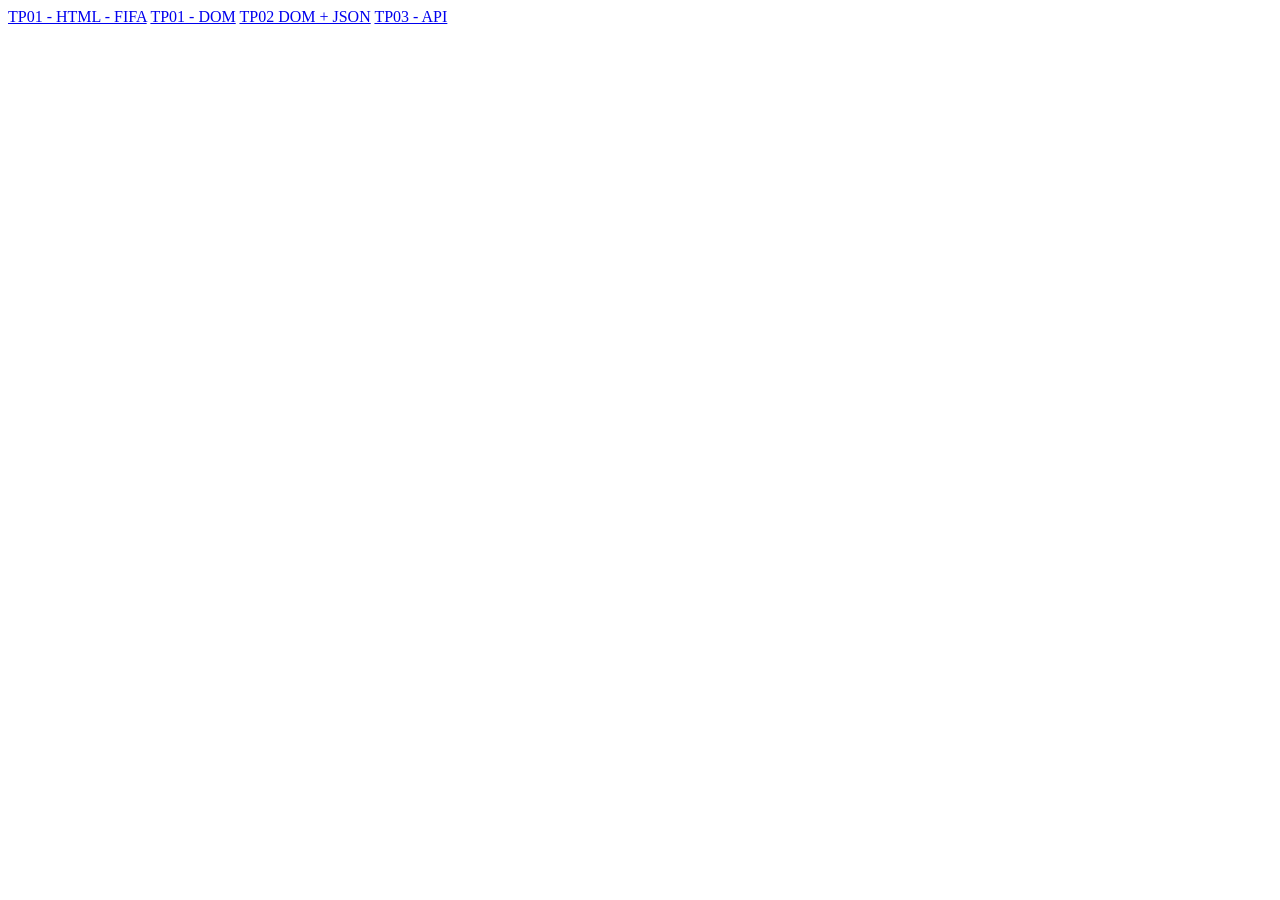
<file: index.html>
<!DOCTYPE html>
<html lang="en">
<head>
</head>
<body>
    <a href="FIFA/">TP01 - HTML - FIFA</a>
    <a href="TP1-DOM/sof/HTML/">TP01 - DOM</a>
    <a href="TP2-DOM+JSON/HTML/">TP02 DOM + JSON</a>
    <a href="TP3-API/HTML/">TP03 - API</a>
   
</body>
</html>
</file>
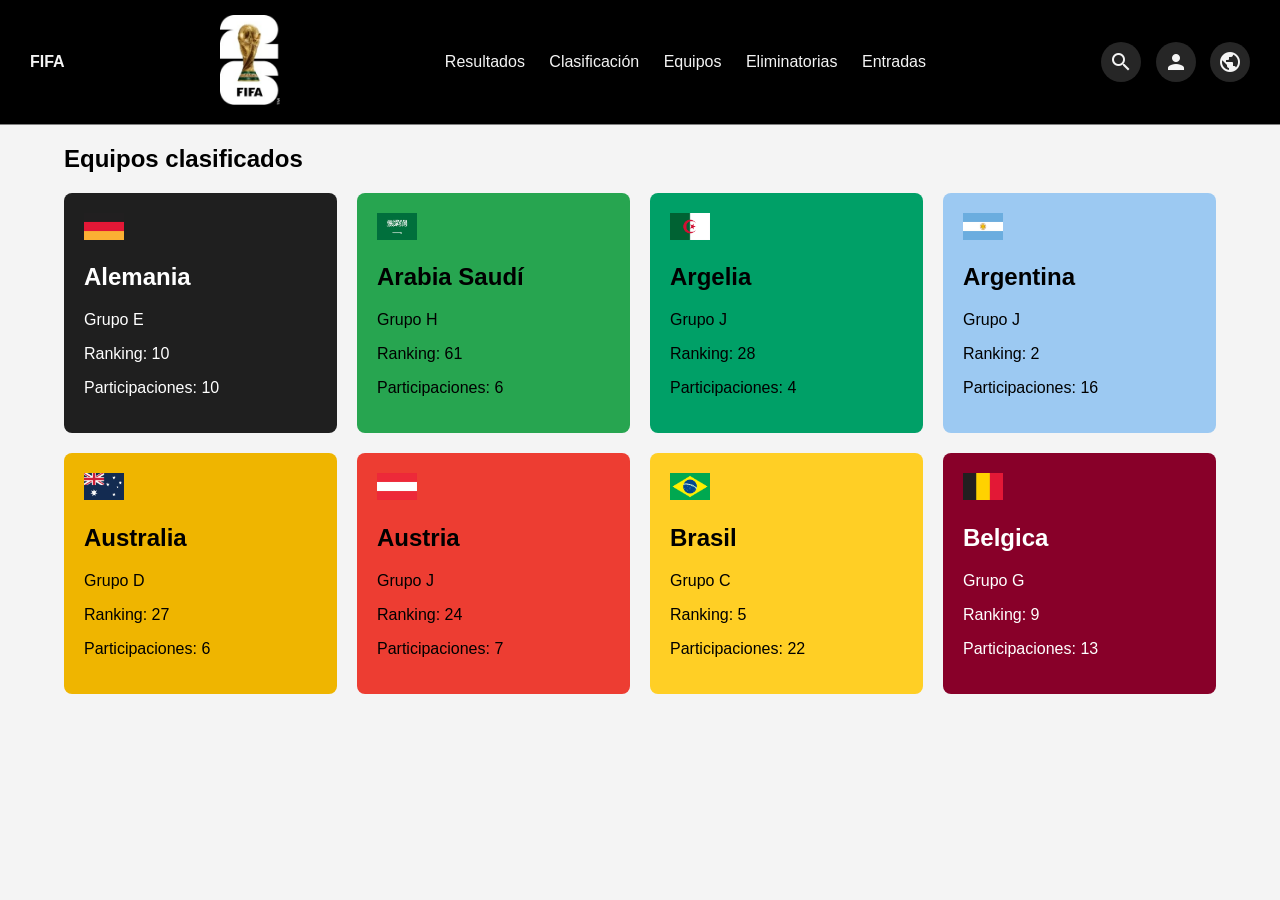
<file: FIFA/index.html>
<!DOCTYPE html>
<html lang="es">
<head>
    <meta charset="UTF-8">
    <meta name="viewport" content="width=device-width, initial-scale=1.0">
    

    
    <link href="https://fonts.googleapis.com/icon?family=Material+Icons" rel="stylesheet">

    <link rel="stylesheet" href="CSS/style.css">
    <title>FIFA</title>
</head>

<body>

<header>
    
    <div class="name-pag">FIFA</div>
    <div class="logo">
        <img src="IMG/FIFA-logo.png" alt="logo fifa">    </div>

    <nav>
        <a href="#">Resultados</a>
        <a href="#">Clasificación</a>
        <a href="#">Equipos</a>
        <a href="#">Eliminatorias</a>
        <a href="#">Entradas</a>
        
    </nav>

    <div>
        <span class="material-icons icons-menu">search</span>
        <span class="material-icons icons-menu">person</span>
        <span class="material-icons icons-menu">public</span>
    </div>
</header>

<section class="contenedor">
    <h1>Equipos clasificados</h1>

    <div class="grid">

        <div class="tarjeta alemania">
            <img src="IMG/alemania.png">
            <h2>Alemania</h2>
            <p>Grupo E</p>
            <p>Ranking: 10</p>
            <p>Participaciones: 10</p>
        </div>

        <div class="tarjeta arabia">
            <img src="IMG/arabia.png">
            <h2>Arabia Saudí</h2>
            <p>Grupo H</p>
            <p>Ranking: 61</p>
            <p>Participaciones: 6</p>
        </div>

        <div class="tarjeta argelia">
            <img src="IMG/argelia.png">
            <h2>Argelia</h2>
            <p>Grupo J</p>
            <p>Ranking: 28</p>
            <p>Participaciones: 4</p>
        </div>

        <div class="tarjeta argentina">
            <img src="IMG/argentina.png">
            <h2>Argentina</h2>
            <p>Grupo J</p>
            <p>Ranking: 2</p>
            <p>Participaciones: 16</p>
        </div>

        <div class="tarjeta australia">
            <img src="IMG/australia.png">
            <h2>Australia</h2>
            <p>Grupo D</p>
            <p>Ranking: 27</p>
            <p>Participaciones: 6</p>
        </div>

        <div class="tarjeta austria">
            <img src="IMG/austria.png">
            <h2>Austria</h2>
            <p>Grupo J</p>
            <p>Ranking: 24</p>
            <p>Participaciones: 7</p>
        </div>

        <div class="tarjeta brasil">
            <img src="IMG/brasil.png">
            <h2>Brasil</h2>
            <p>Grupo C</p>
            <p>Ranking: 5</p>
            <p>Participaciones: 22</p>
        </div>

        <div class="tarjeta belgica">
            <img src="IMG/belgica.png">
            <h2>Belgica</h2>
            <p>Grupo G</p>
            <p>Ranking: 9</p>
            <p>Participaciones: 13</p>
        </div>

    </div>
</section>

</body>
</html>
</file>
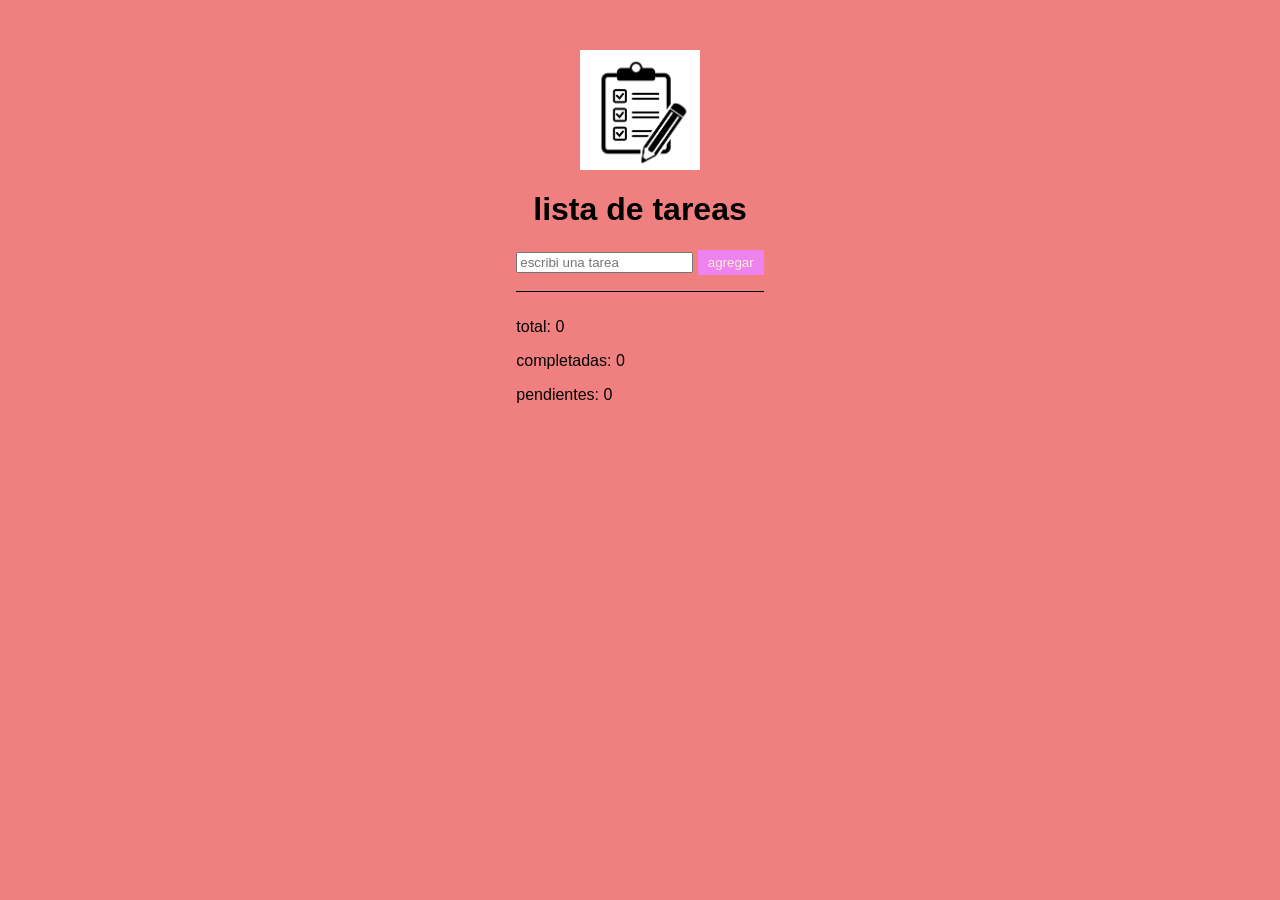
<file: TP2-DOM+JSON/HTML/index.html>
<!DOCTYPE html>
<html lang="en">
<head>
    <meta charset="UTF-8">
    <meta name="viewport" content="width=device-width, initial-scale=1.0">
    <link rel="stylesheet" href="../CSS/style.css">
    <title>lista inteligente</title>
</head>
<body>
    <div id="contenido">
        <img src="../img/lista 1.jpg" class="img-1">
         <h1>lista de tareas</h1>
         <div class="input-conte">
            <input id="tarea" type="text" placeholder="escribi una tarea">
            <button id="agregar">agregar</button>
         </div>
         
     <p id="error" style="color: aquamarine;"></p>
     <ul id="lista"></ul>
     <div class="contador">
        <p>total: <span id="total">0</span></p>
        <p>completadas: <span id="completadas">0</span></p>
        <p>pendientes: <span id="pendientes">0</span></p>
     </div>
    
     </div>
    
   <script src="../JS/script.js"></script>
</body>
</html>
</file>
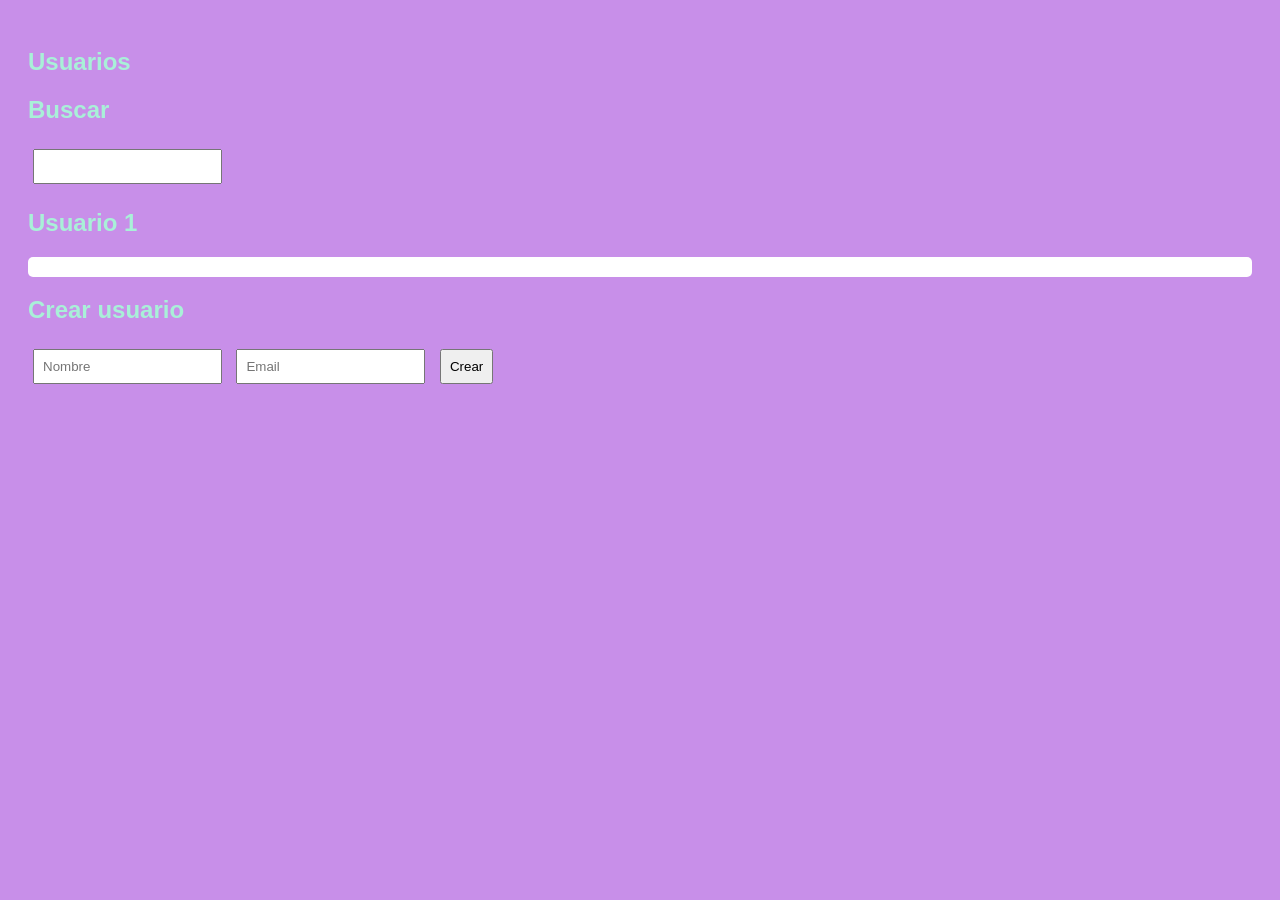
<file: TP3-API/HTML/index.html>
<!DOCTYPE html>
<html lang="en">
<head>
    <meta charset="UTF-8">
    <meta name="viewport" content="width=device-width, initial-scale=1.0">
    <link rel="stylesheet" href="../CSS/style.css">
    <title>APIS</title>
</head>
<body>
    <h2>Usuarios</h2>
    <ul id="lista"></ul>

<h2>Buscar</h2>
<input type="text" id="buscar">

<h2>Usuario 1</h2>
<div id="usuario"></div>

<h2>Crear usuario</h2>
<input id="nombre" placeholder="Nombre">
<input id="email" placeholder="Email">
<button onclick="crear()">Crear</button>
<p id="mensaje"></p>
<script src="../JS/script.js"></script>
</body>
</html>
</file>
<file: FIFA/CSS/style.css>
body{
    background-color: #f4f4f4;
    font-family:Arial;
    margin:0;
}

/* HEADER */
header{
    background:#000;
    color:#f4f4f4;
    display:flex;
    justify-content:space-between;
    align-items:center;
    padding:15px 30px;
    border-bottom:1px solid grey;
}
.logo img{
    width: 60px;
}

.name-pag{
    font-weight:bold;
}

nav a{
    color:#f4f4f4;
    margin:0 10px;
    text-decoration:none;
}

/* ICONOS */
.icons-menu{
    background:#ffffff26;
    padding:8px;
    border-radius:50%;
    margin-left:10px;
}

/* CONTENIDO */
.contenedor{
    width:90%;
    margin:auto;
}

/* GRID */
.grid{
    display:grid;
    grid-template-columns:repeat(4,1fr);
    gap:20px;
}

/* TARJETAS */
.tarjeta{
    padding:20px;
    border-radius:8px;
}


.tarjeta img{
    width:40px;
}

/* COLORES */

.alemania{
    background:#1f1f1f;
    color:white;
}

.arabia{
    background:#27a550;
}

.argelia{
    background:#00a067;
}

.argentina{
    background:#9cc9f2;
}

.australia{
    background:#efb500;
}

.austria{
    background:#ed3d32;
}

.brasil{
    background:#ffcf25;
}

.belgica{
    background:#880029;
    color:white;
}
</file>
<file: TP2-DOM+JSON/CSS/style.css>
body{
    font-family: Arial, Helvetica, sans-serif;
    background-color: lightcoral;
    display: flex;
    justify-content: center;
    margin-top: 50px;
}
.contenido{
    background: white;
    padding: 20px;
    border-radius: 10px;
    width: 300px;
    box-shadow: 0px 0px 10px rgb(0, 0, 0. 0. 2);
}
h1{
    text-align: center;
}
button{
    background-color: violet;
    color: papayawhip;
    border: none;
    padding: 5px 10px;
    cursor: pointer;
}
li{
    margin: 10px 0;
    display: flex;
    align-items: center;
    justify-content: space-between;
}
.completada{
    text-decoration: line-through;
    color: antiquewhite;
}
.contador{
    margin-top: 15px;
    border-top: 1px solid ;
    padding-top: 10px;
}
.img-1{
    width: 120px;
    display: flex;
    margin: 0 auto 10px auto;
}
</file>
<file: TP3-API/CSS/style.css>
body {
font-family: Arial;
background-color: #c88fe9;
padding: 20px;
}

h2 {
color: #a9f0d8;
}

ul {
list-style: none;
padding: 0;
}

li {
background: white;
margin: 5px;
padding: 10px;
border-radius: 5px;
}

input, button {
padding: 8px;
margin: 5px;
}

#usuario {
background: white;
padding: 10px;
border-radius: 5px;
margin-top: 10px;
}

#mensaje {
font-weight: bold;
}
</file>
